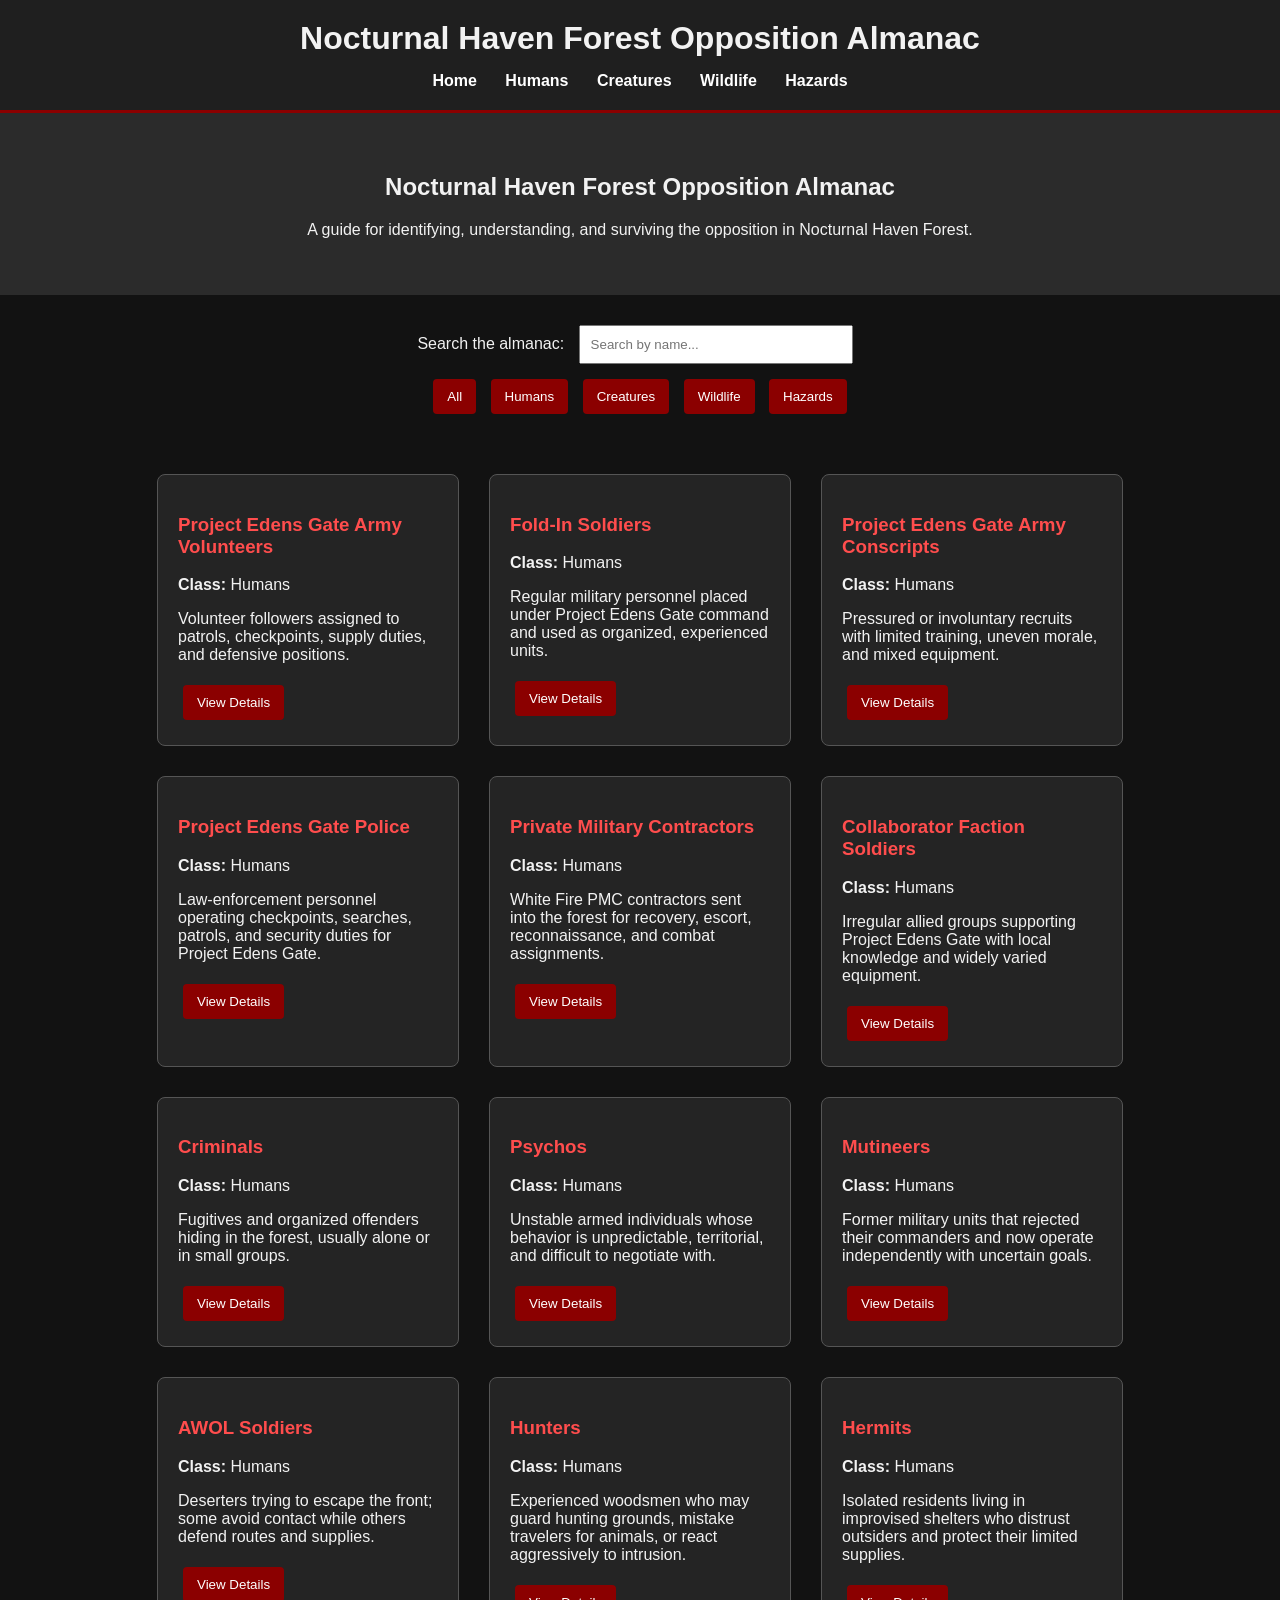
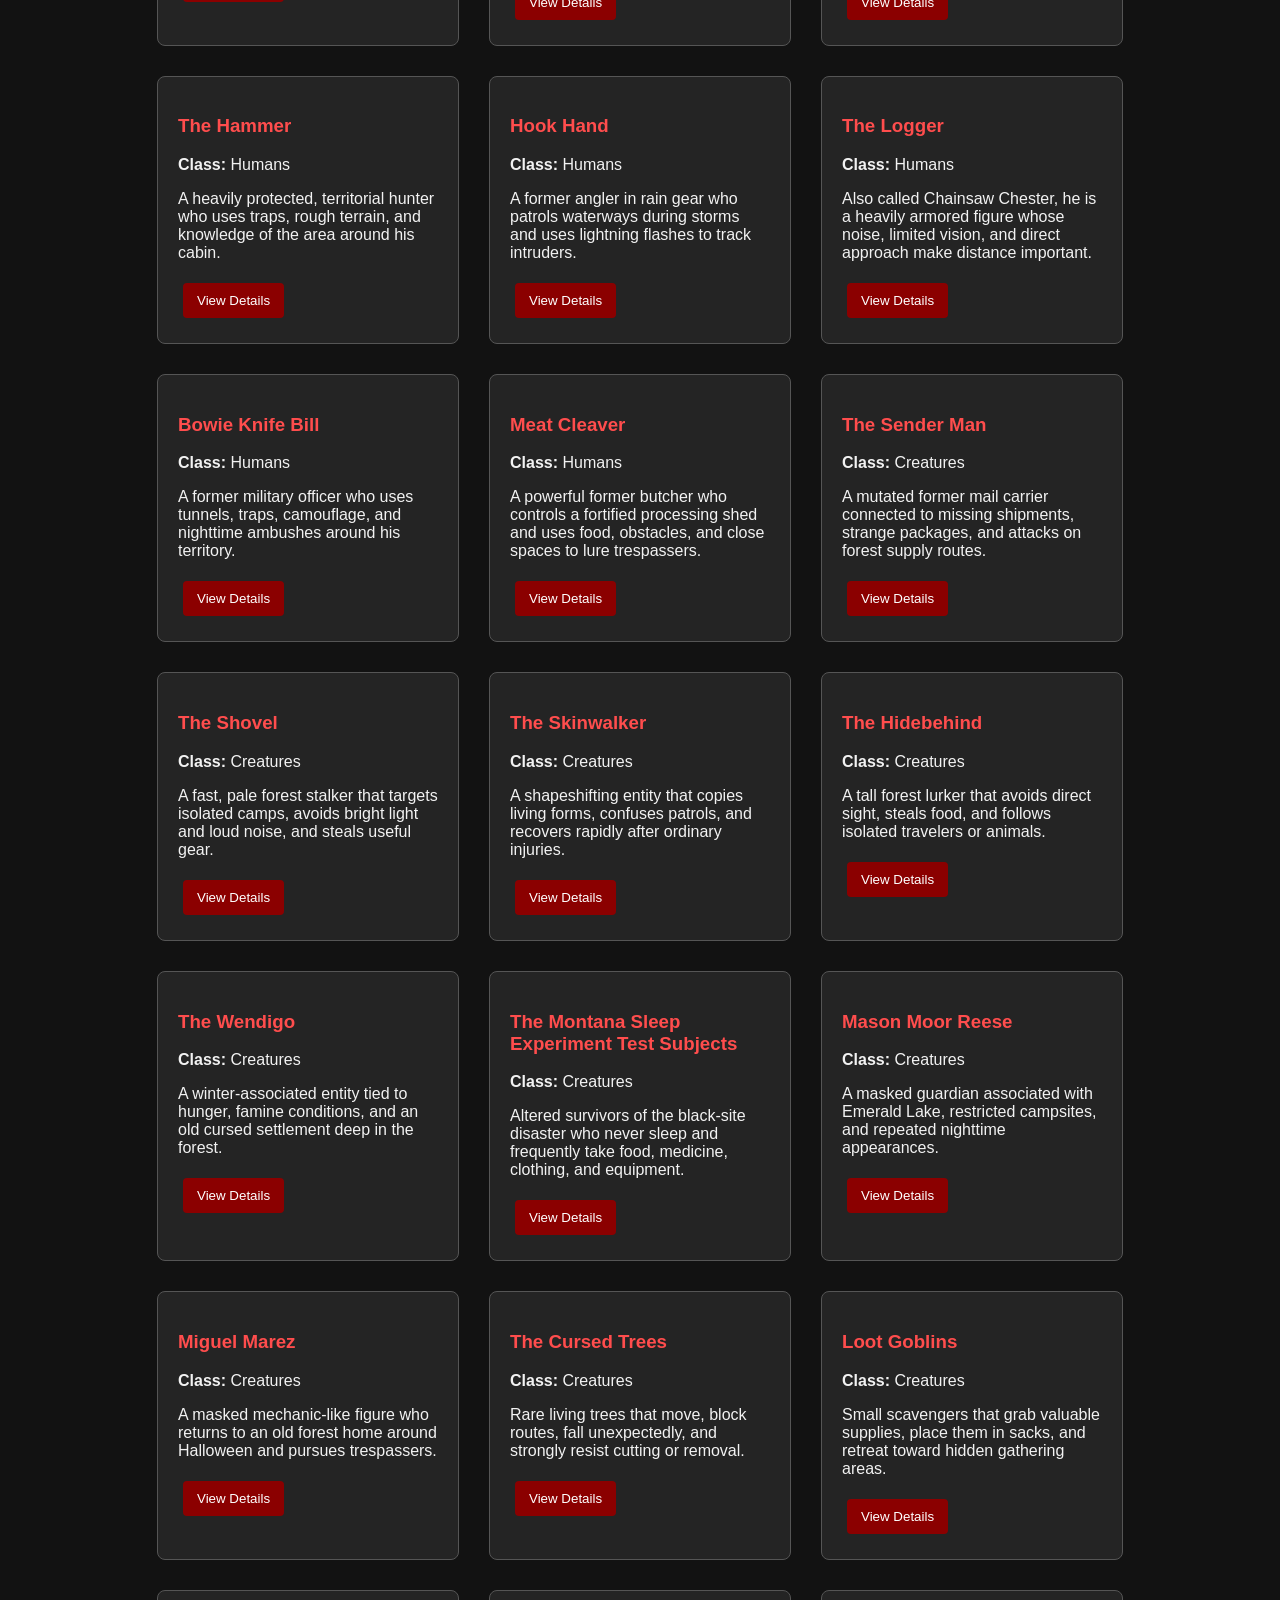
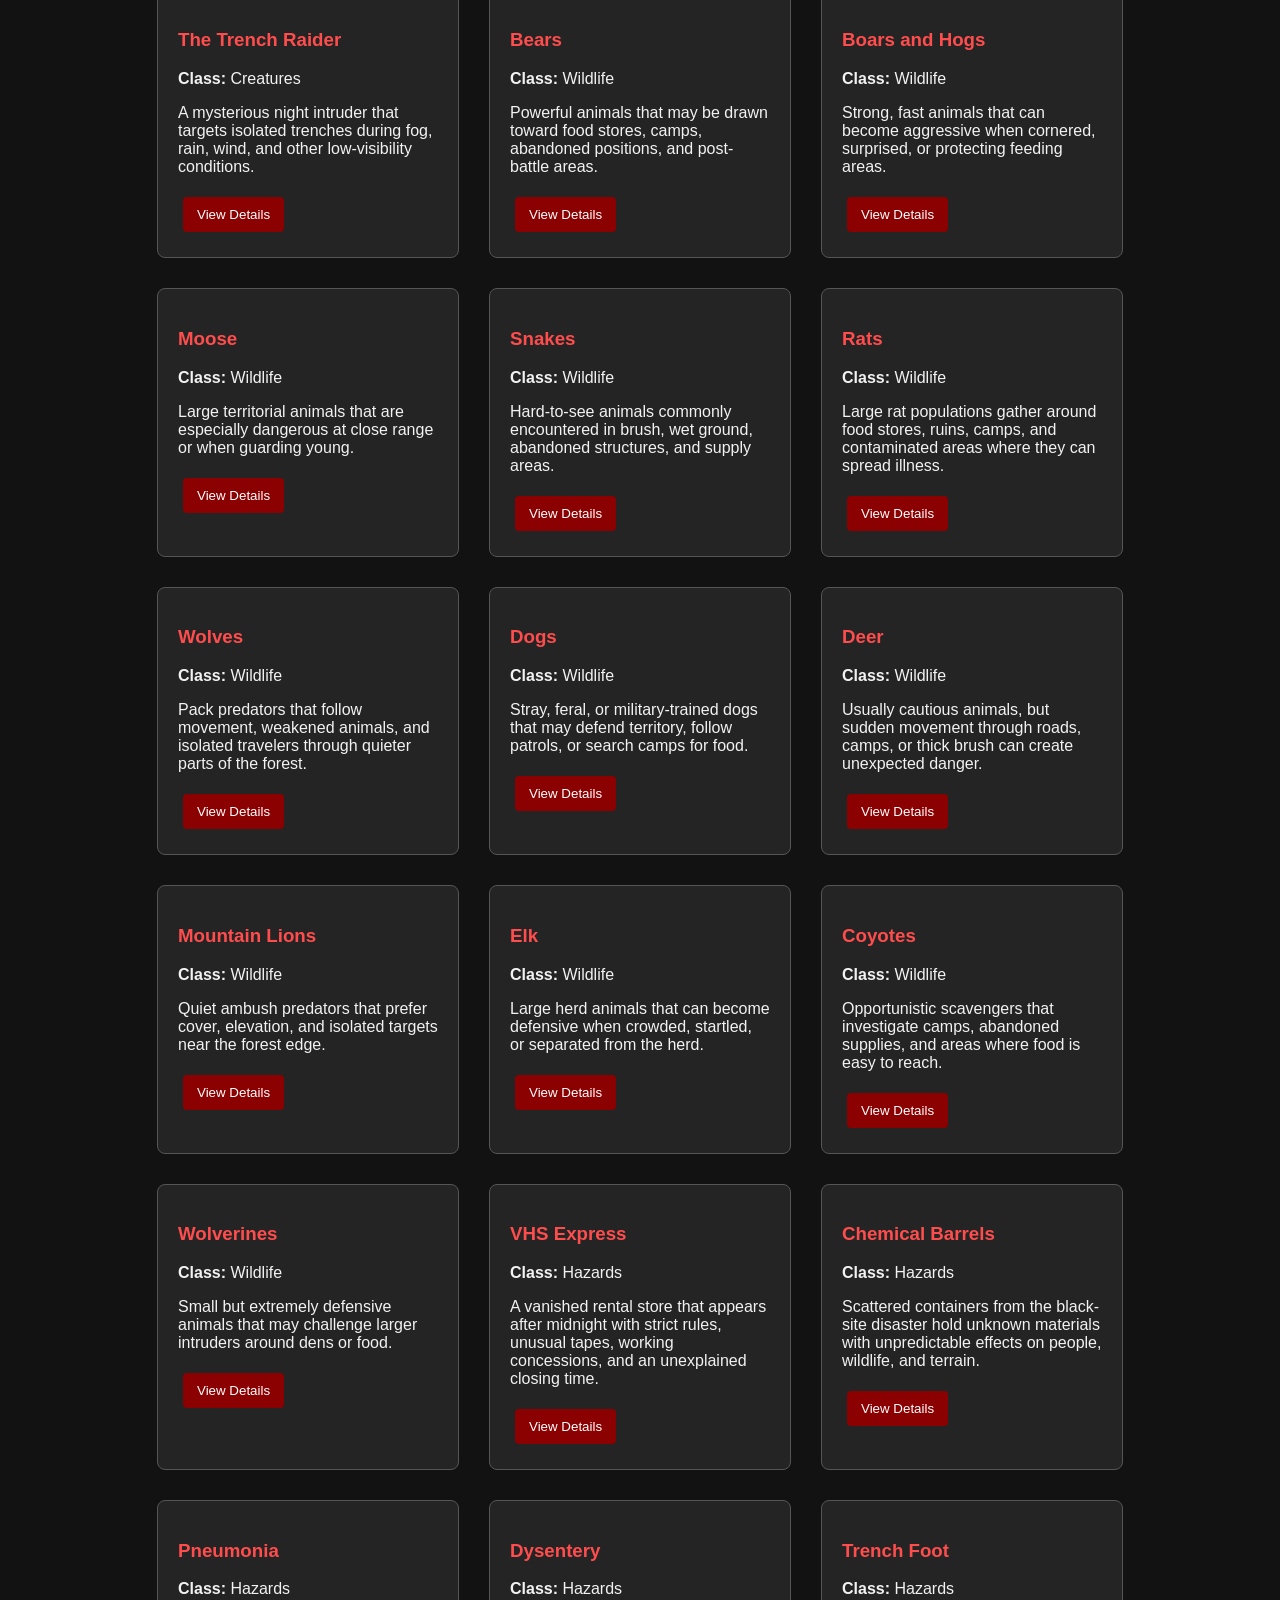
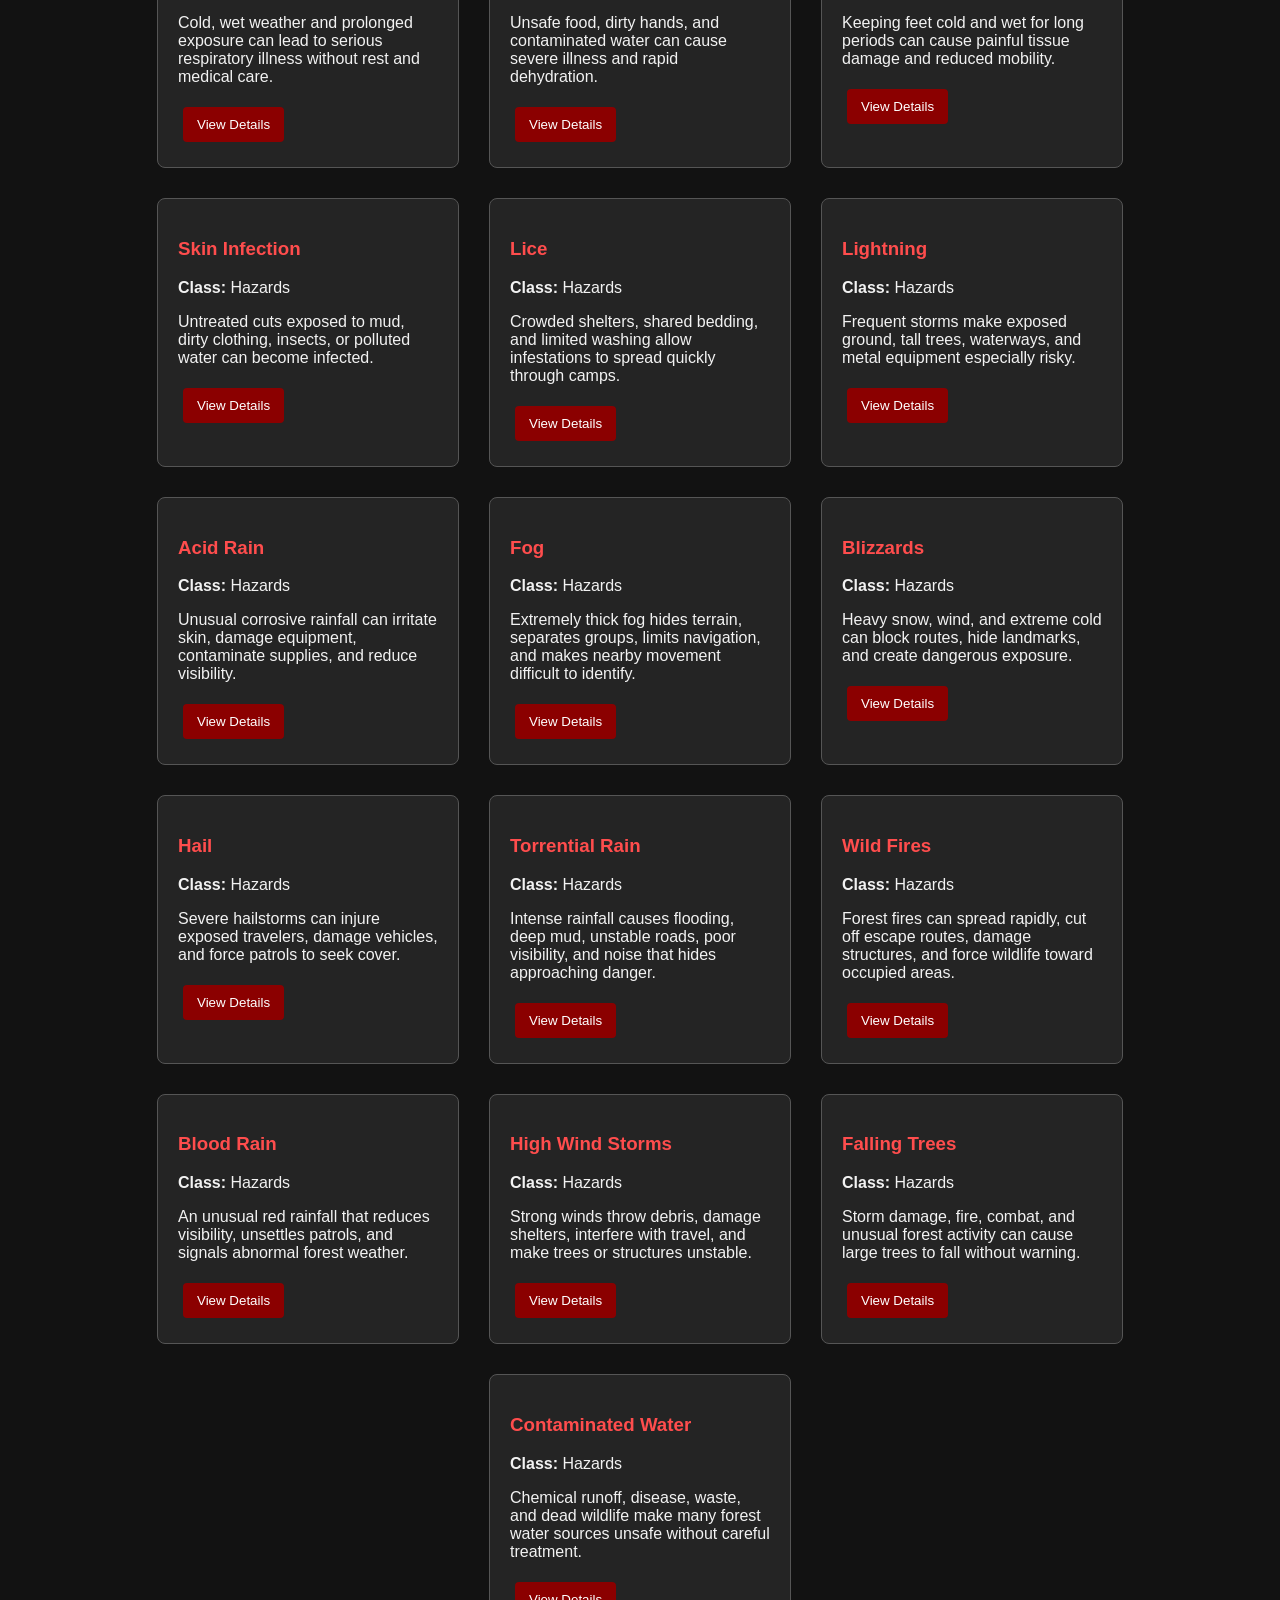
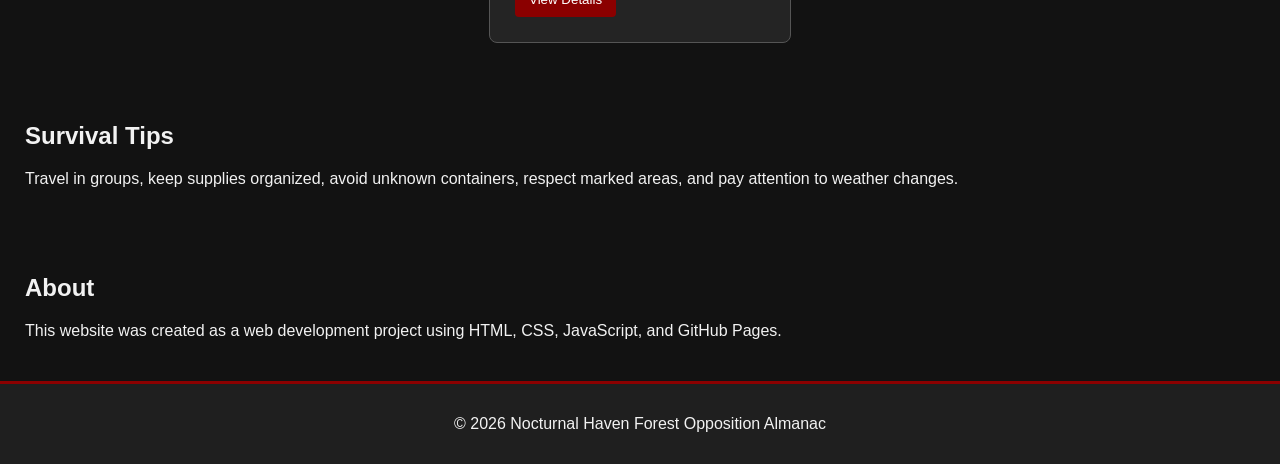
<file: index.html>
<!DOCTYPE html>
<html lang="en">
<head>
    <meta charset="UTF-8">
    <meta name="viewport" content="width=device-width, initial-scale=1.0">
    <title>Nocturnal Haven Forest Opposition Almanac</title>
    <link rel="stylesheet" href="style.css">
</head>
<body>
    <header>
        <h1>Nocturnal Haven Forest Opposition Almanac</h1>

        <nav aria-label="Main navigation">
    <a href="index.html">Home</a>
    <a href="humans.html">Humans</a>
    <a href="creatures.html">Creatures</a>
    <a href="wildlife.html">Wildlife</a>
    <a href="hazards.html">Hazards</a>
</nav>
    </header>

    <main>
        <section class="hero">
            <h2>Nocturnal Haven Forest Opposition Almanac</h2>
            <p>A guide for identifying, understanding, and surviving the opposition in Nocturnal Haven Forest.</p>
        </section>

        <section class="search-area">
            <label for="search">Search the almanac:</label>
            <input type="text" id="search" placeholder="Search by name...">

            <div class="filters" aria-label="Opposition categories">
                <button type="button" data-filter="all">All</button>
                <button type="button" data-filter="humans">Humans</button>
                <button type="button" data-filter="creatures">Creatures</button>
                <button type="button" data-filter="wildlife">Wildlife</button>
                <button type="button" data-filter="hazards">Hazards</button>
            </div>
        </section>

        <section id="opposition" class="cards" aria-live="polite">
    <!-- Cards are created by script.js -->
</section>

        <section id="survival">
            <h2>Survival Tips</h2>
            <p>Travel in groups, keep supplies organized, avoid unknown containers, respect marked areas, and pay attention to weather changes.</p>
        </section>

        <section id="about">
            <h2>About</h2>
            <p>This website was created as a web development project using HTML, CSS, JavaScript, and GitHub Pages.</p>
        </section>
    </main>

    <footer>
        <p>&copy; 2026 Nocturnal Haven Forest Opposition Almanac</p>
    </footer>

    <script src="script.js"></script>
</body>
</html>
</file>
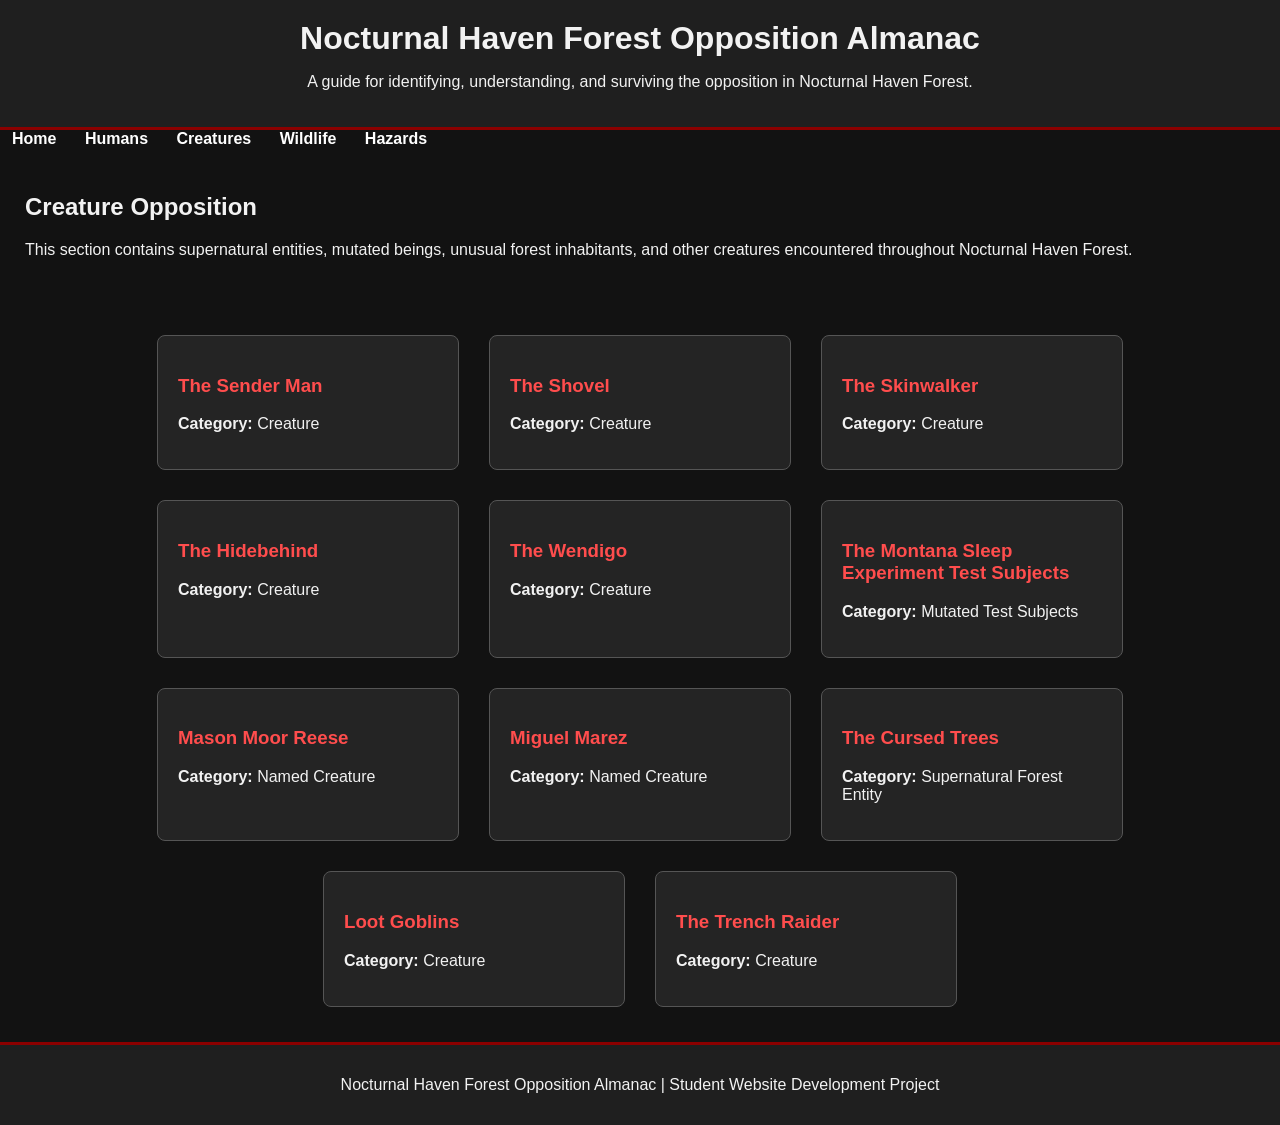
<file: creatures.html>
<!DOCTYPE html>
<html lang="en">
<head>
    <meta charset="UTF-8">
    <meta name="viewport" content="width=device-width, initial-scale=1.0">

    <meta
        name="description"
        content="Creature opposition entries found in Nocturnal Haven Forest."
    >

    <title>Creatures | Nocturnal Haven Forest Opposition Almanac</title>

    <link rel="stylesheet" href="style.css">
</head>

<body>

    <header>
        <h1>Nocturnal Haven Forest Opposition Almanac</h1>

        <p>
            A guide for identifying, understanding, and surviving the
            opposition in Nocturnal Haven Forest.
        </p>
    </header>

    <nav aria-label="Main navigation">
        <a href="index.html">Home</a>
        <a href="humans.html">Humans</a>
        <a href="creatures.html">Creatures</a>
        <a href="wildlife.html">Wildlife</a>
        <a href="hazards.html">Hazards</a>
    </nav>

    <main>
        <section>
            <h2>Creature Opposition</h2>

            <p>
                This section contains supernatural entities, mutated beings,
                unusual forest inhabitants, and other creatures encountered
                throughout Nocturnal Haven Forest.
            </p>
        </section>

        <section class="cards">

            <article class="card">
                <h3>The Sender Man</h3>
                <p><strong>Category:</strong> Creature</p>
            </article>

            <article class="card">
                <h3>The Shovel</h3>
                <p><strong>Category:</strong> Creature</p>
            </article>

            <article class="card">
                <h3>The Skinwalker</h3>
                <p><strong>Category:</strong> Creature</p>
            </article>

            <article class="card">
                <h3>The Hidebehind</h3>
                <p><strong>Category:</strong> Creature</p>
            </article>

            <article class="card">
                <h3>The Wendigo</h3>
                <p><strong>Category:</strong> Creature</p>
            </article>

            <article class="card">
                <h3>The Montana Sleep Experiment Test Subjects</h3>
                <p><strong>Category:</strong> Mutated Test Subjects</p>
            </article>

            <article class="card">
                <h3>Mason Moor Reese</h3>
                <p><strong>Category:</strong> Named Creature</p>
            </article>

            <article class="card">
                <h3>Miguel Marez</h3>
                <p><strong>Category:</strong> Named Creature</p>
            </article>

            <article class="card">
                <h3>The Cursed Trees</h3>
                <p><strong>Category:</strong> Supernatural Forest Entity</p>
            </article>

            <article class="card">
                <h3>Loot Goblins</h3>
                <p><strong>Category:</strong> Creature</p>
            </article>

            <article class="card">
                <h3>The Trench Raider</h3>
                <p><strong>Category:</strong> Creature</p>
            </article>

        </section>
    </main>

    <footer>
        <p>
            Nocturnal Haven Forest Opposition Almanac |
            Student Website Development Project
        </p>
    </footer>

</body>
</html>
</file>
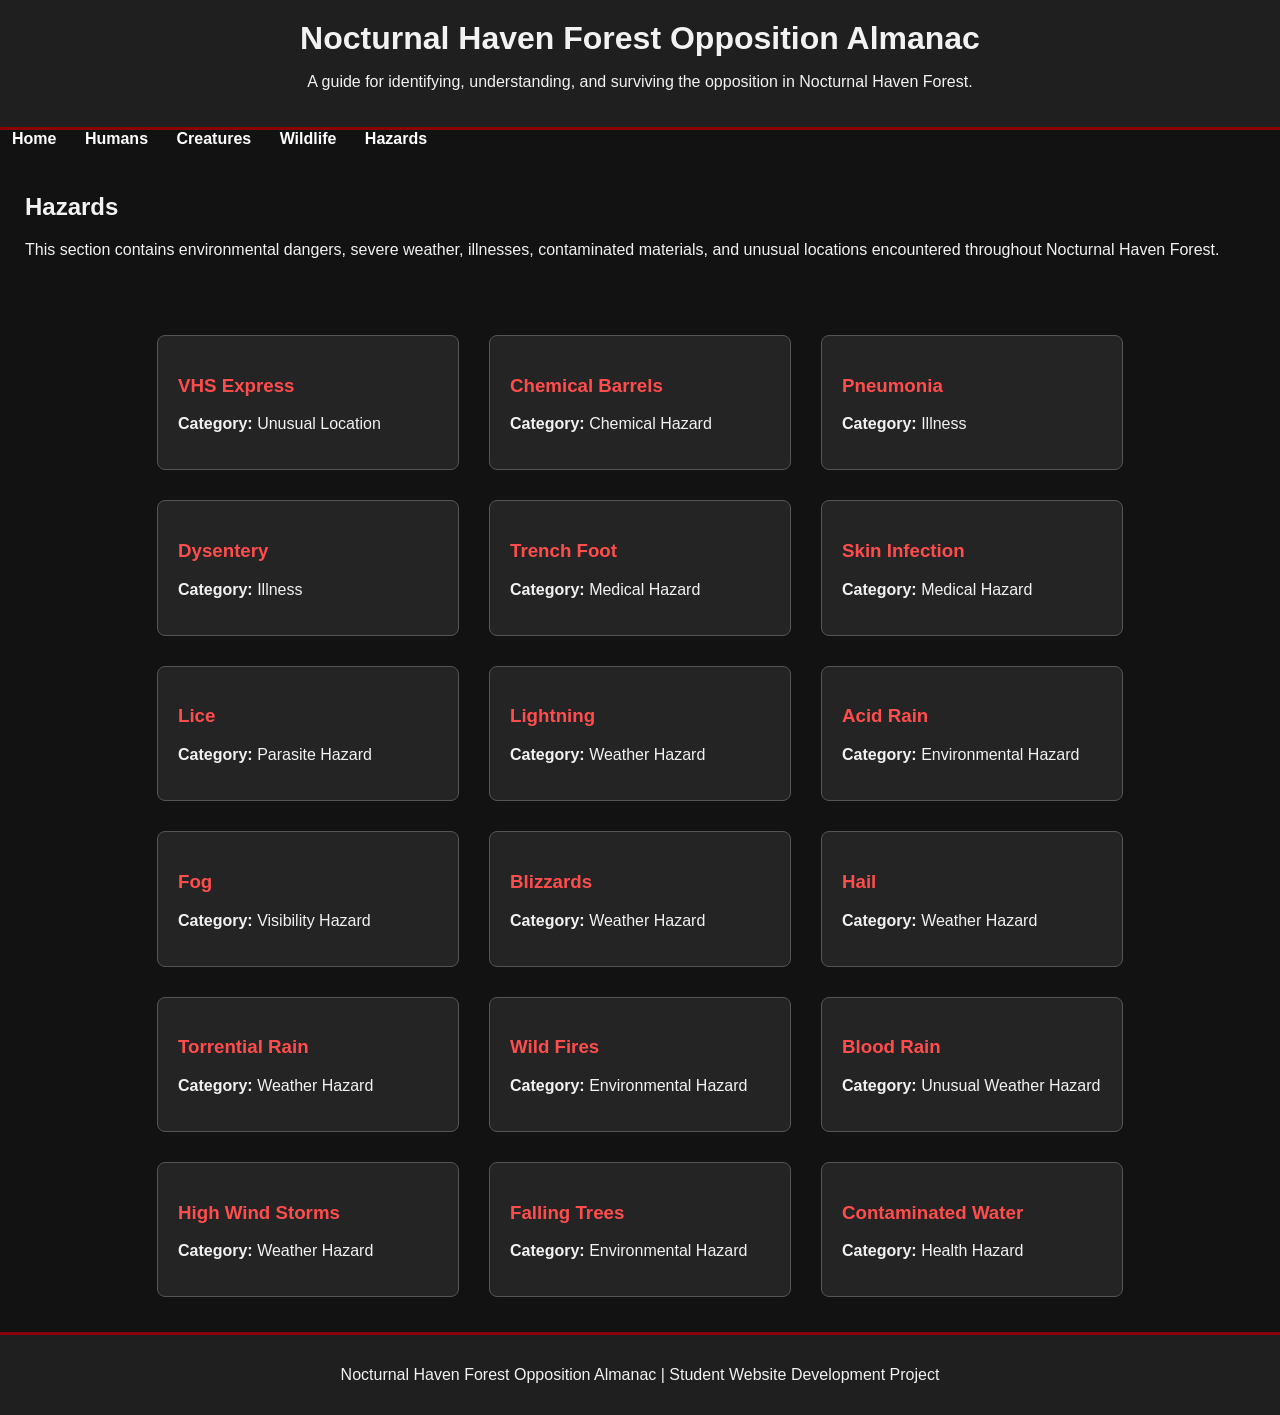
<file: hazards.html>
<!DOCTYPE html>
<html lang="en">
<head>
    <meta charset="UTF-8">
    <meta name="viewport" content="width=device-width, initial-scale=1.0">

    <meta
        name="description"
        content="Environmental, medical, and unusual hazards found in Nocturnal Haven Forest."
    >

    <title>Hazards | Nocturnal Haven Forest Opposition Almanac</title>

    <link rel="stylesheet" href="style.css">
</head>

<body>

    <header>
        <h1>Nocturnal Haven Forest Opposition Almanac</h1>

        <p>
            A guide for identifying, understanding, and surviving the
            opposition in Nocturnal Haven Forest.
        </p>
    </header>

    <nav aria-label="Main navigation">
        <a href="index.html">Home</a>
        <a href="humans.html">Humans</a>
        <a href="creatures.html">Creatures</a>
        <a href="wildlife.html">Wildlife</a>
        <a href="hazards.html">Hazards</a>
    </nav>

    <main>
        <section>
            <h2>Hazards</h2>

            <p>
                This section contains environmental dangers, severe weather,
                illnesses, contaminated materials, and unusual locations
                encountered throughout Nocturnal Haven Forest.
            </p>
        </section>

        <section class="cards">

            <article class="card">
                <h3>VHS Express</h3>
                <p><strong>Category:</strong> Unusual Location</p>
            </article>

            <article class="card">
                <h3>Chemical Barrels</h3>
                <p><strong>Category:</strong> Chemical Hazard</p>
            </article>

            <article class="card">
                <h3>Pneumonia</h3>
                <p><strong>Category:</strong> Illness</p>
            </article>

            <article class="card">
                <h3>Dysentery</h3>
                <p><strong>Category:</strong> Illness</p>
            </article>

            <article class="card">
                <h3>Trench Foot</h3>
                <p><strong>Category:</strong> Medical Hazard</p>
            </article>

            <article class="card">
                <h3>Skin Infection</h3>
                <p><strong>Category:</strong> Medical Hazard</p>
            </article>

            <article class="card">
                <h3>Lice</h3>
                <p><strong>Category:</strong> Parasite Hazard</p>
            </article>

            <article class="card">
                <h3>Lightning</h3>
                <p><strong>Category:</strong> Weather Hazard</p>
            </article>

            <article class="card">
                <h3>Acid Rain</h3>
                <p><strong>Category:</strong> Environmental Hazard</p>
            </article>

            <article class="card">
                <h3>Fog</h3>
                <p><strong>Category:</strong> Visibility Hazard</p>
            </article>

            <article class="card">
                <h3>Blizzards</h3>
                <p><strong>Category:</strong> Weather Hazard</p>
            </article>

            <article class="card">
                <h3>Hail</h3>
                <p><strong>Category:</strong> Weather Hazard</p>
            </article>

            <article class="card">
                <h3>Torrential Rain</h3>
                <p><strong>Category:</strong> Weather Hazard</p>
            </article>

            <article class="card">
                <h3>Wild Fires</h3>
                <p><strong>Category:</strong> Environmental Hazard</p>
            </article>

            <article class="card">
                <h3>Blood Rain</h3>
                <p><strong>Category:</strong> Unusual Weather Hazard</p>
            </article>

            <article class="card">
                <h3>High Wind Storms</h3>
                <p><strong>Category:</strong> Weather Hazard</p>
            </article>

            <article class="card">
                <h3>Falling Trees</h3>
                <p><strong>Category:</strong> Environmental Hazard</p>
            </article>

            <article class="card">
                <h3>Contaminated Water</h3>
                <p><strong>Category:</strong> Health Hazard</p>
            </article>

        </section>
    </main>

    <footer>
        <p>
            Nocturnal Haven Forest Opposition Almanac |
            Student Website Development Project
        </p>
    </footer>

</body>
</html>
</file>
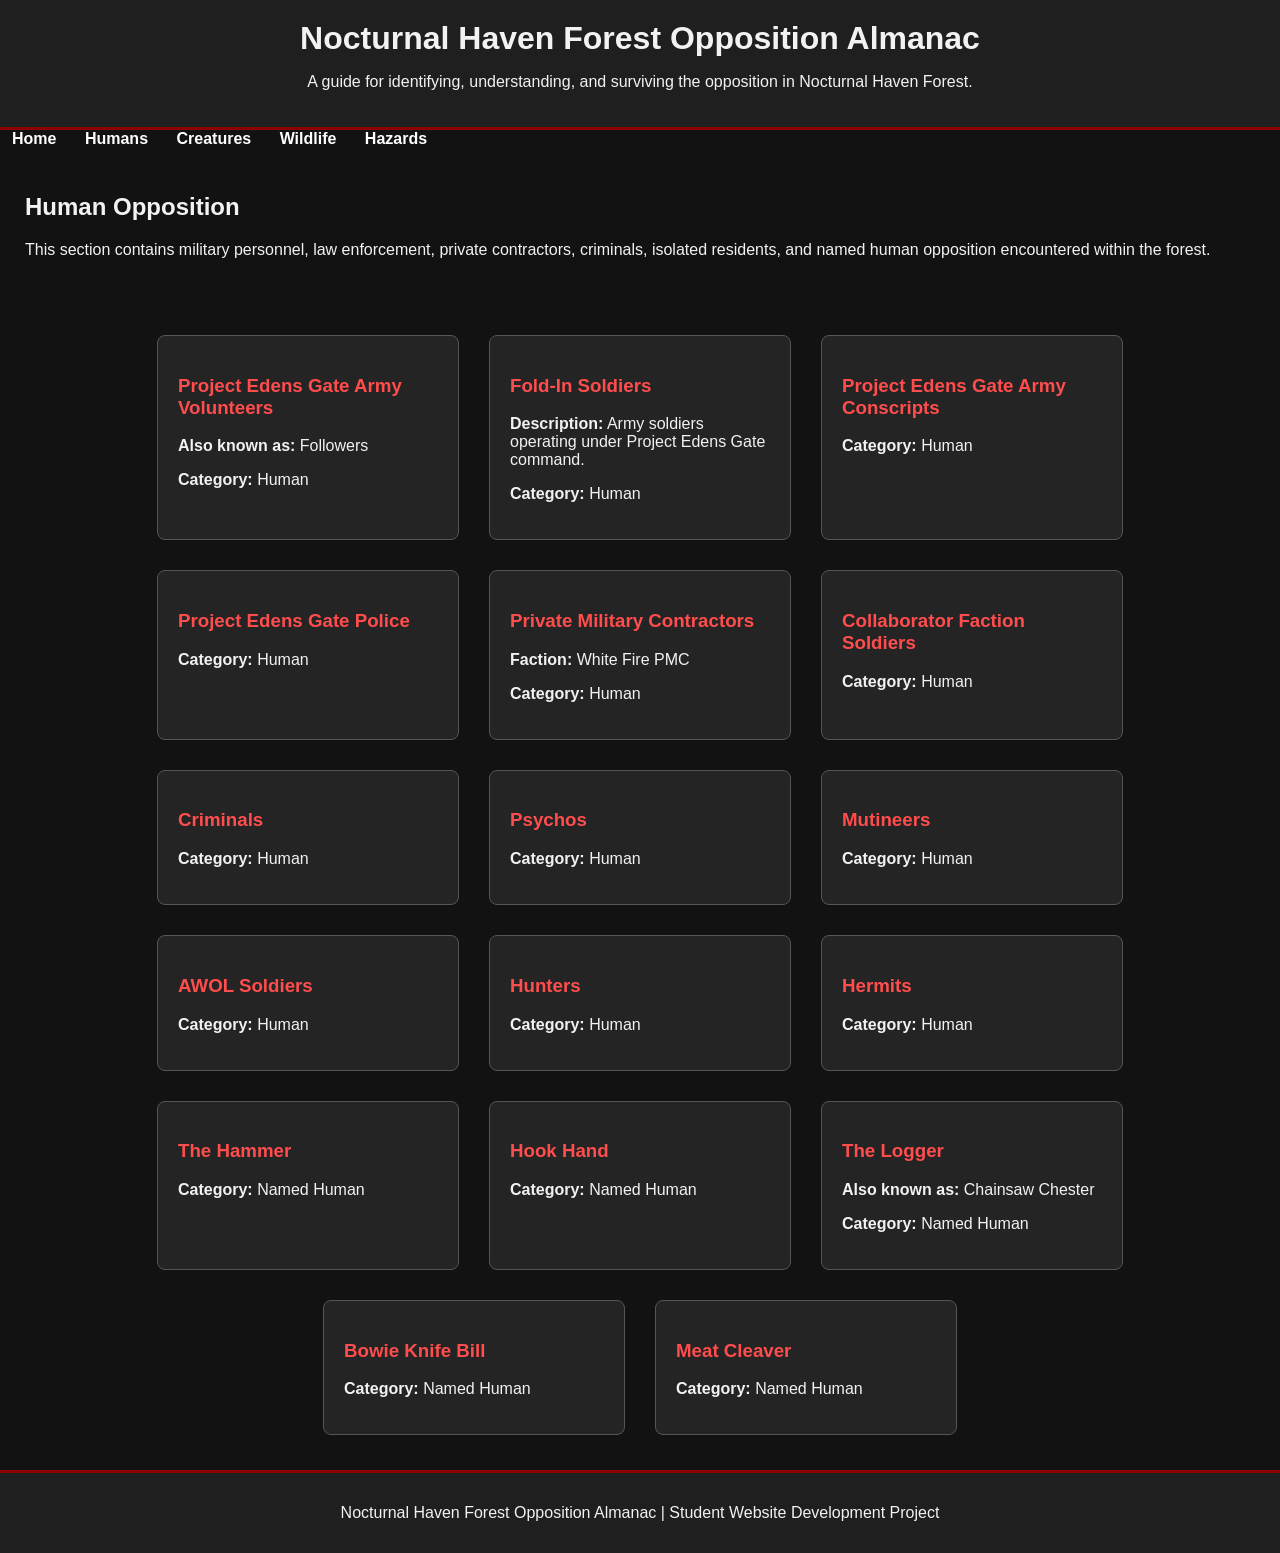
<file: humans.html>
<!DOCTYPE html>
<html lang="en">
<head>
    <meta charset="UTF-8">
    <meta name="viewport" content="width=device-width, initial-scale=1.0">

    <meta
        name="description"
        content="Human opposition entries found in Nocturnal Haven Forest."
    >

    <title>Humans | Nocturnal Haven Forest Opposition Almanac</title>

    <link rel="stylesheet" href="style.css">
</head>

<body>

    <header>
        <h1>Nocturnal Haven Forest Opposition Almanac</h1>

        <p>
            A guide for identifying, understanding, and surviving the
            opposition in Nocturnal Haven Forest.
        </p>
    </header>

    <nav aria-label="Main navigation">
        <a href="index.html">Home</a>
        <a href="humans.html">Humans</a>
        <a href="creatures.html">Creatures</a>
        <a href="wildlife.html">Wildlife</a>
        <a href="hazards.html">Hazards</a>
    </nav>

    <main>
        <section>
            <h2>Human Opposition</h2>

            <p>
                This section contains military personnel, law enforcement,
                private contractors, criminals, isolated residents, and named
                human opposition encountered within the forest.
            </p>
        </section>

        <section class="cards">

            <article class="card">
                <h3>Project Edens Gate Army Volunteers</h3>
                <p><strong>Also known as:</strong> Followers</p>
                <p><strong>Category:</strong> Human</p>
            </article>

            <article class="card">
                <h3>Fold-In Soldiers</h3>
                <p>
                    <strong>Description:</strong>
                    Army soldiers operating under Project Edens Gate command.
                </p>
                <p><strong>Category:</strong> Human</p>
            </article>

            <article class="card">
                <h3>Project Edens Gate Army Conscripts</h3>
                <p><strong>Category:</strong> Human</p>
            </article>

            <article class="card">
                <h3>Project Edens Gate Police</h3>
                <p><strong>Category:</strong> Human</p>
            </article>

            <article class="card">
                <h3>Private Military Contractors</h3>
                <p><strong>Faction:</strong> White Fire PMC</p>
                <p><strong>Category:</strong> Human</p>
            </article>

            <article class="card">
                <h3>Collaborator Faction Soldiers</h3>
                <p><strong>Category:</strong> Human</p>
            </article>

            <article class="card">
                <h3>Criminals</h3>
                <p><strong>Category:</strong> Human</p>
            </article>

            <article class="card">
                <h3>Psychos</h3>
                <p><strong>Category:</strong> Human</p>
            </article>

            <article class="card">
                <h3>Mutineers</h3>
                <p><strong>Category:</strong> Human</p>
            </article>

            <article class="card">
                <h3>AWOL Soldiers</h3>
                <p><strong>Category:</strong> Human</p>
            </article>

            <article class="card">
                <h3>Hunters</h3>
                <p><strong>Category:</strong> Human</p>
            </article>

            <article class="card">
                <h3>Hermits</h3>
                <p><strong>Category:</strong> Human</p>
            </article>

            <article class="card">
                <h3>The Hammer</h3>
                <p><strong>Category:</strong> Named Human</p>
            </article>

            <article class="card">
                <h3>Hook Hand</h3>
                <p><strong>Category:</strong> Named Human</p>
            </article>

            <article class="card">
                <h3>The Logger</h3>
                <p><strong>Also known as:</strong> Chainsaw Chester</p>
                <p><strong>Category:</strong> Named Human</p>
            </article>

            <article class="card">
                <h3>Bowie Knife Bill</h3>
                <p><strong>Category:</strong> Named Human</p>
            </article>

            <article class="card">
                <h3>Meat Cleaver</h3>
                <p><strong>Category:</strong> Named Human</p>
            </article>

        </section>
    </main>

    <footer>
        <p>
            Nocturnal Haven Forest Opposition Almanac |
            Student Website Development Project
        </p>
    </footer>

</body>
</html>
</file>
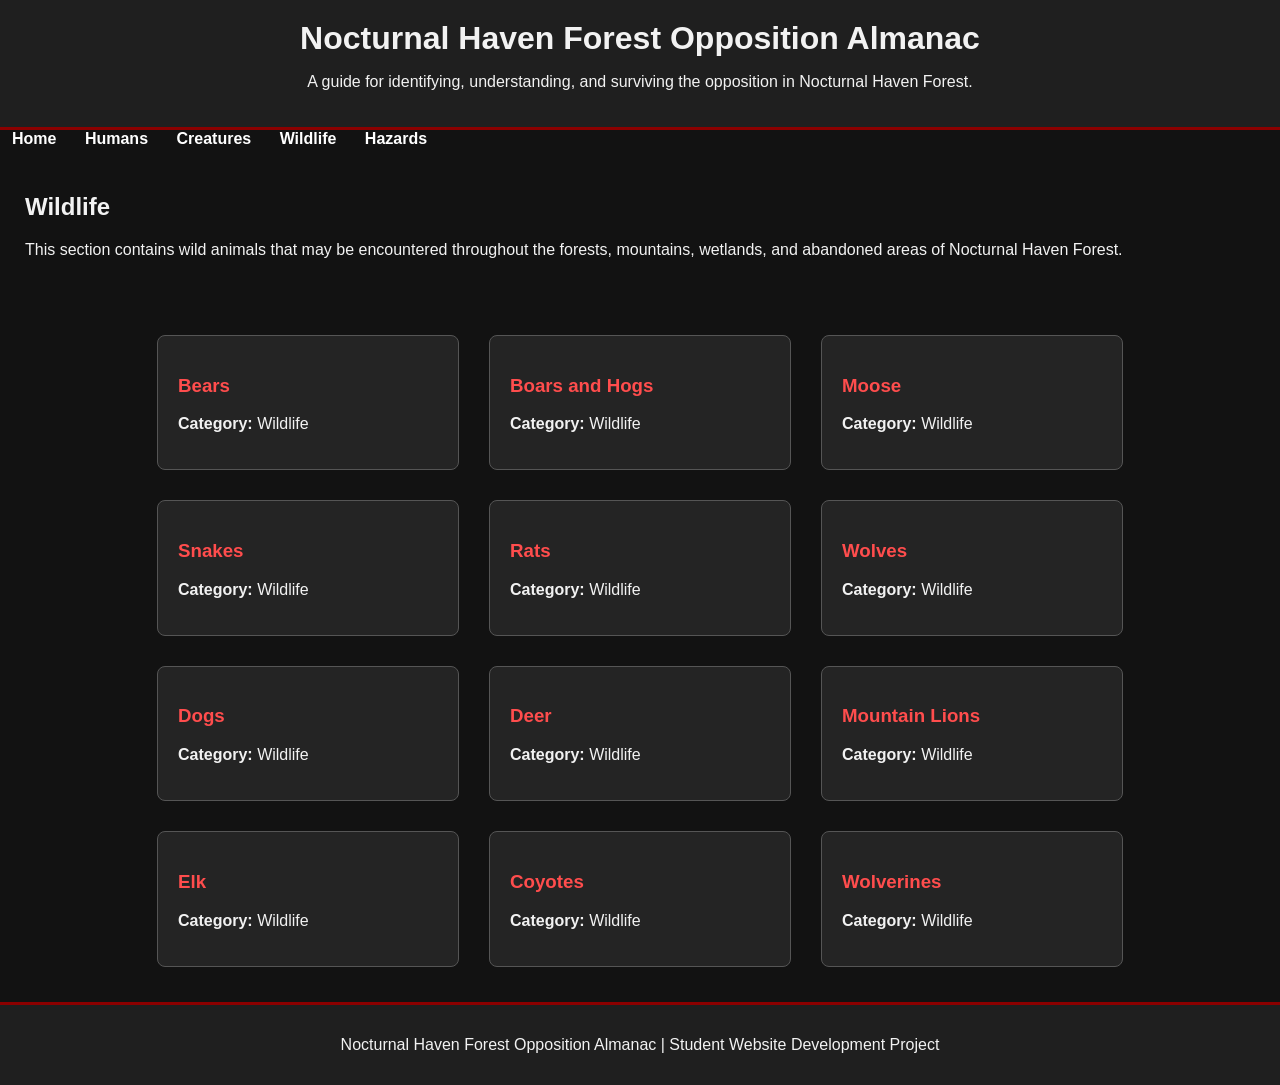
<file: wildlife.html>
<!DOCTYPE html>
<html lang="en">
<head>
    <meta charset="UTF-8">
    <meta name="viewport" content="width=device-width, initial-scale=1.0">

    <meta
        name="description"
        content="Wildlife entries found in Nocturnal Haven Forest."
    >

    <title>Wildlife | Nocturnal Haven Forest Opposition Almanac</title>

    <link rel="stylesheet" href="style.css">
</head>

<body>

    <header>
        <h1>Nocturnal Haven Forest Opposition Almanac</h1>

        <p>
            A guide for identifying, understanding, and surviving the
            opposition in Nocturnal Haven Forest.
        </p>
    </header>

    <nav aria-label="Main navigation">
        <a href="index.html">Home</a>
        <a href="humans.html">Humans</a>
        <a href="creatures.html">Creatures</a>
        <a href="wildlife.html">Wildlife</a>
        <a href="hazards.html">Hazards</a>
    </nav>

    <main>
        <section>
            <h2>Wildlife</h2>

            <p>
                This section contains wild animals that may be encountered
                throughout the forests, mountains, wetlands, and abandoned
                areas of Nocturnal Haven Forest.
            </p>
        </section>

        <section class="cards">

            <article class="card">
                <h3>Bears</h3>
                <p><strong>Category:</strong> Wildlife</p>
            </article>

            <article class="card">
                <h3>Boars and Hogs</h3>
                <p><strong>Category:</strong> Wildlife</p>
            </article>

            <article class="card">
                <h3>Moose</h3>
                <p><strong>Category:</strong> Wildlife</p>
            </article>

            <article class="card">
                <h3>Snakes</h3>
                <p><strong>Category:</strong> Wildlife</p>
            </article>

            <article class="card">
                <h3>Rats</h3>
                <p><strong>Category:</strong> Wildlife</p>
            </article>

            <article class="card">
                <h3>Wolves</h3>
                <p><strong>Category:</strong> Wildlife</p>
            </article>

            <article class="card">
                <h3>Dogs</h3>
                <p><strong>Category:</strong> Wildlife</p>
            </article>

            <article class="card">
                <h3>Deer</h3>
                <p><strong>Category:</strong> Wildlife</p>
            </article>

            <article class="card">
                <h3>Mountain Lions</h3>
                <p><strong>Category:</strong> Wildlife</p>
            </article>

            <article class="card">
                <h3>Elk</h3>
                <p><strong>Category:</strong> Wildlife</p>
            </article>

            <article class="card">
                <h3>Coyotes</h3>
                <p><strong>Category:</strong> Wildlife</p>
            </article>

            <article class="card">
                <h3>Wolverines</h3>
                <p><strong>Category:</strong> Wildlife</p>
            </article>

        </section>
    </main>

    <footer>
        <p>
            Nocturnal Haven Forest Opposition Almanac |
            Student Website Development Project
        </p>
    </footer>

</body>
</html>
</file>
<file: style.css>
body {
    margin: 0;
    font-family: Arial, sans-serif;
    background-color: #121212;
    color: #f2f2f2;
}

header {
    background-color: #1f1f1f;
    padding: 20px;
    text-align: center;
    border-bottom: 3px solid darkred;
}

header h1 {
    margin: 0 0 15px 0;
}

nav a {
    color: #ffffff;
    margin: 0 12px;
    text-decoration: none;
    font-weight: bold;
}

nav a:hover {
    color: #ff4d4d;
}

.hero {
    padding: 40px;
    text-align: center;
    background-color: #2b2b2b;
}

.search-area {
    padding: 20px;
    text-align: center;
}

input {
    padding: 10px;
    width: 250px;
    margin: 10px;
}

button {
    background-color: darkred;
    color: white;
    border: none;
    padding: 10px 14px;
    margin: 5px;
    cursor: pointer;
    border-radius: 4px;
}

button:hover {
    background-color: #b30000;
}

.cards {
    display: flex;
    flex-wrap: wrap;
    justify-content: center;
    padding: 20px;
}

.card {
    background-color: #242424;
    border: 1px solid #555;
    border-radius: 8px;
    width: 260px;
    margin: 15px;
    padding: 20px;
}

.card h3 {
    color: #ff4d4d;
}

section {
    padding: 25px;
}

footer {
    background-color: #1f1f1f;
    text-align: center;
    padding: 15px;
    border-top: 3px solid darkred;
}
</file>
